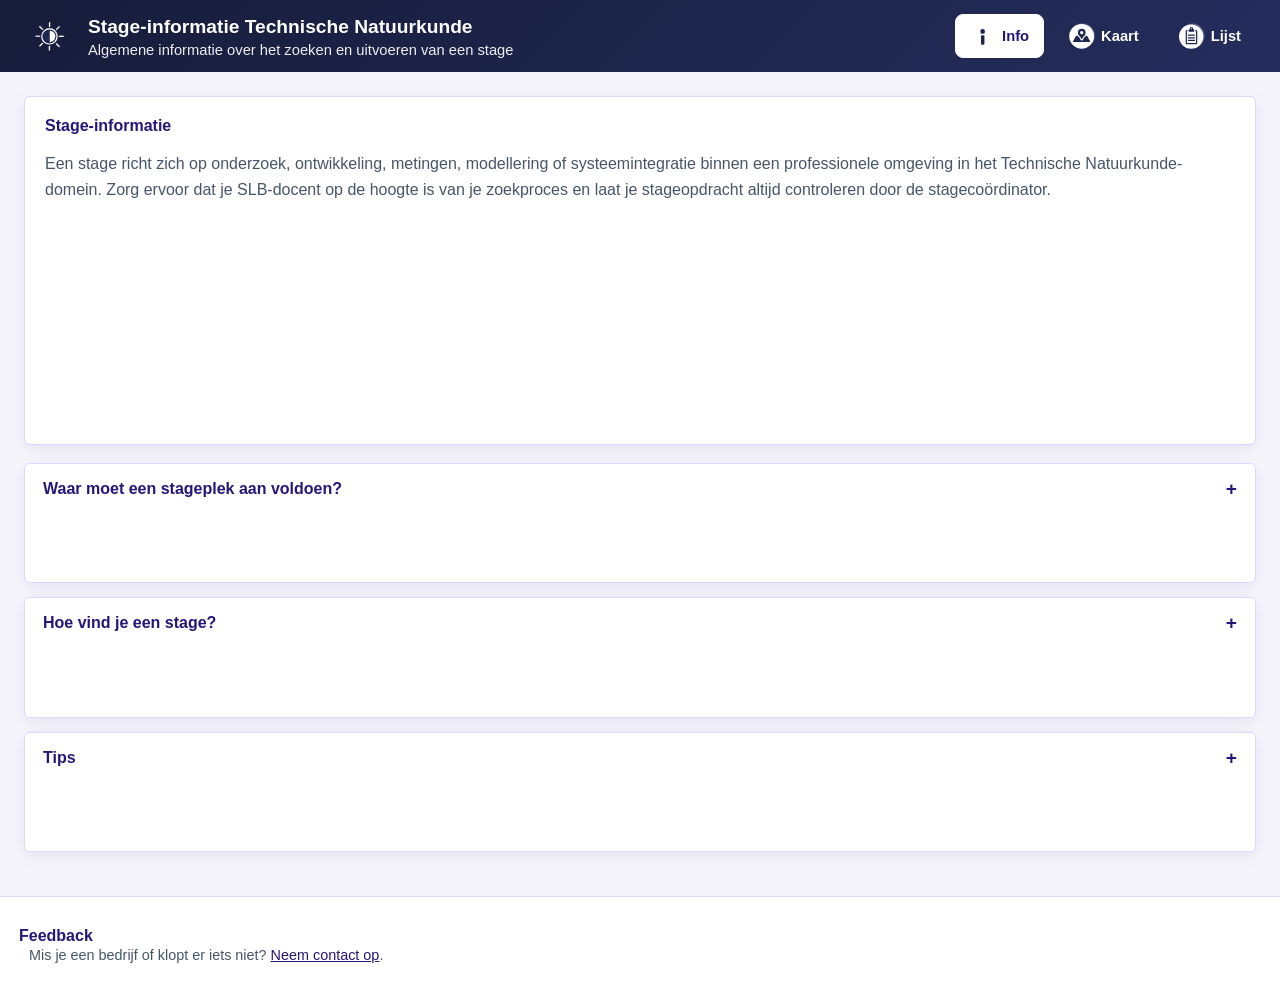
<file: index.html>
<!DOCTYPE html>
<html lang="nl">
<head>
  <meta charset="UTF-8">
  <meta name="viewport" content="width=device-width, initial-scale=1.0">
  <title>Stage-informatie Technische Natuurkunde</title>
  <link rel="stylesheet" href="css/style.css">
</head>

<body>

<header class="topbar">
  <div class="topbar-inner">

    <button id="darkToggle" class="dark-toggle" type="button" aria-label="Wissel thema">
      <img src="images/icons/darkmode.svg" alt="" width="30" height="30">
    </button>

    <div class="topbar-text">
      <h1>Stage-informatie Technische Natuurkunde</h1>
      <p>Algemene informatie over het zoeken en uitvoeren van een stage</p>
    </div>

    <nav class="page-tabs">
      <a href="index.html" class="tab-button active">
        <img src="images/icons/information.svg" class="tab-icon" alt="" width="24" height="24">
        <span>Info</span>
      </a>
      <a href="map.html" class="tab-button">
        <img src="images/icons/map.svg" class="tab-icon" alt="" width="24" height="24">
        <span>Kaart</span>
      </a>
      <a href="lijst.html" class="tab-button">
        <img src="images/icons/list.svg" class="tab-icon" alt="" width="24" height="24">
        <span>Lijst</span>
      </a>
    </nav>

  </div>
</header>

<main class="info-page">

  <section class="info-card">
    <h2>Stage-informatie</h2>
    <p>
      Een stage richt zich op onderzoek, ontwikkeling, metingen,
      modellering of systeemintegratie binnen een professionele omgeving in het Technische Natuurkunde-domein.
      Zorg ervoor dat je SLB-docent op de hoogte is van je zoekproces en laat je stageopdracht altijd controleren door de stagecoördinator.
    </p>
  </section>

  <section class="accordion">

    <details class="accordion-item">
      <summary>Waar moet een stageplek aan voldoen?</summary>
      <div class="accordion-content">
        <ul>
          <li>20 weken fulltime, start in september of februari</li>
          <li>Technische inhoud (R&amp;D, metingen, modellering)</li>
          <li>Begeleiding vanuit bedrijf of instituut</li>
          <li>Relevantie voor Technische Natuurkunde</li>
          <li>Ruimte voor inhoudelijke en professionele groei</li>
          <li>Afstemming met stagecoördinator</li>
        </ul>
      </div>
    </details>

    <details class="accordion-item">
      <summary>Hoe vind je een stage?</summary>
      <div class="accordion-content">
        <ul>
          <li>Gebruik de info-, kaart- en lijstpagina</li>
          <li>Bekijk bedrijven en onderzoeksinstituten</li>
          <li>Neem contact op via e-mail of website</li>
          <li>Bespreek ideeën met je SLB-docent</li>
        </ul>
      </div>
    </details>

    <details class="accordion-item">
      <summary>Tips</summary>
      <div class="accordion-content">
        <ul>
          <li>Begin 2–3 maanden vooraf</li>
          <li>Wees proactief in contact opnemen</li>
          <li>Denk na over je interesses</li>
          <li>Gebruik je netwerk</li>
          <li>Loop je vast? Neem contact op met je SLB-docent</li>
        </ul>
      </div>
    </details>

  </section>

</main>

<footer>
  <div class="footer-section">
    <h3>Feedback</h3>
    <p>
      Mis je een bedrijf of klopt er iets niet?
      <a href="mailto:j.busink@hva.nl">Neem contact op</a>.
    </p>
  </div>
</footer>

<script src="js/theme.js"></script>

</body>
</html>
</file>
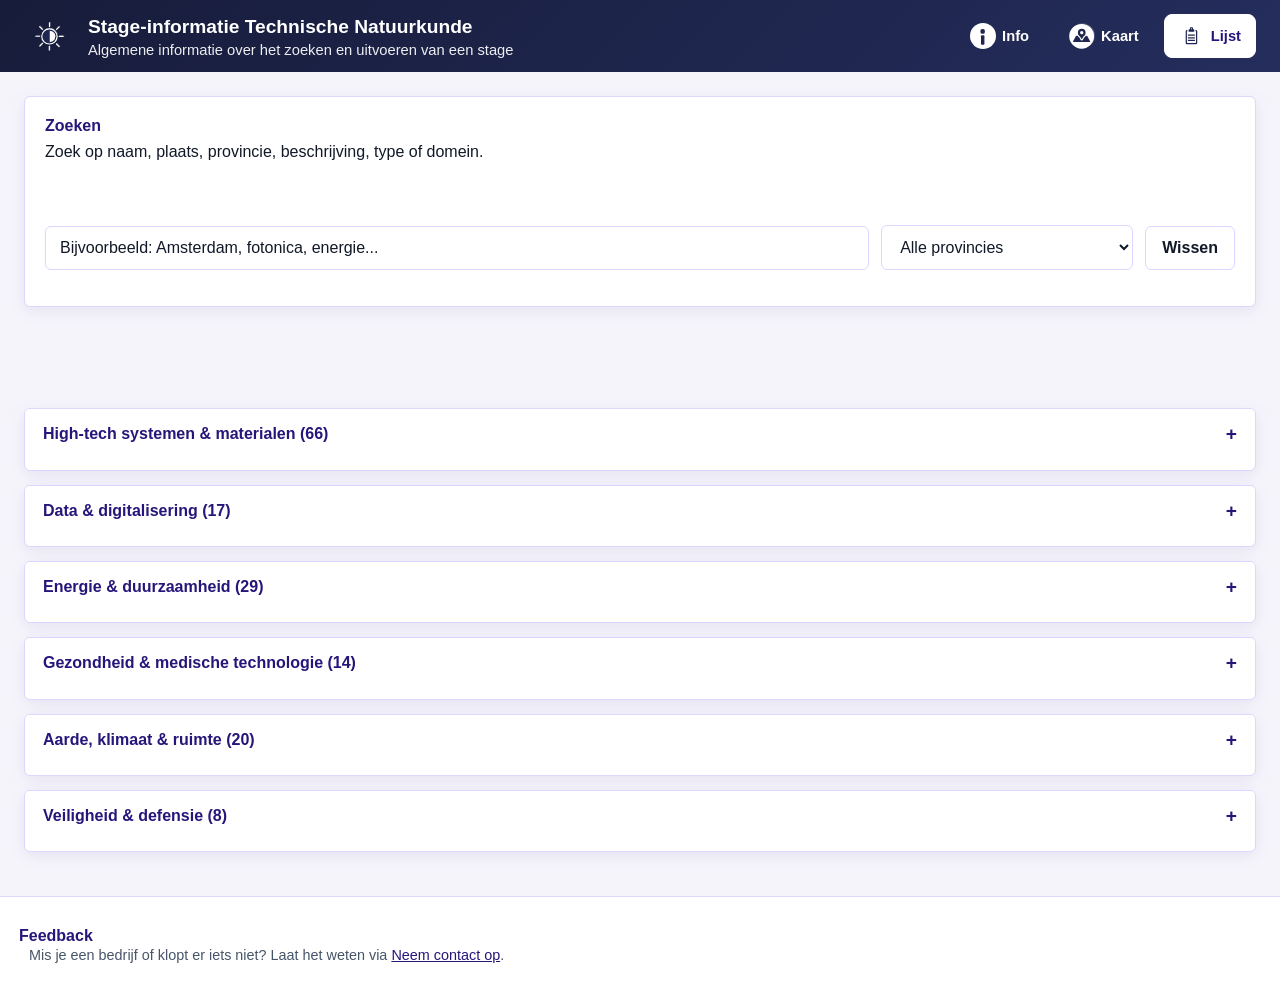
<file: lijst.html>
<!DOCTYPE html>
<html lang="nl">
<head>
  <meta charset="UTF-8">
  <meta name="viewport" content="width=device-width, initial-scale=1.0">
  <title>Stagebedrijven per domein - Technische Natuurkunde</title>
  <link rel="stylesheet" href="css/style.css">
</head>
<body>

  <header class="topbar">
    <div class="topbar-inner">

      <button id="darkToggle" class="dark-toggle" type="button" aria-label="Toggle dark mode">
        <img src="images/icons/darkmode.svg" alt="Toggle dark mode" width="30" height="30">
      </button>

      <div class="topbar-text">
        <h1>Stage-informatie Technische Natuurkunde</h1>
        <p>Algemene informatie over het zoeken en uitvoeren van een stage</p>
      </div>

      <nav class="page-tabs">
        <a href="index.html" class="tab-button">
          <img src="images/icons/information.svg" class="tab-icon" alt="" width="30" height="30">
          <span>Info</span>
        </a>
        <a href="map.html" class="tab-button">
          <img src="images/icons/map.svg" class="tab-icon" alt="" width="30" height="30">
          <span>Kaart</span>
        </a>
        <a href="lijst.html" class="tab-button active">
          <img src="images/icons/list.svg" class="tab-icon" alt="" width="30" height="30">
          <span>Lijst</span>
        </a>
      </nav>

    </div>
  </header>


  <main class="info-page">
    <section class="info-card search-card">
      <div class="search-header">
        <h2>Zoeken</h2>
        <p>Zoek op naam, plaats, provincie, beschrijving, type of domein.</p>
      </div>

      <div class="search-row">
        <input
          type="text"
          id="zoekInput"
          class="search-input"
          placeholder="Bijvoorbeeld: Amsterdam, fotonica, energie..."
          autocomplete="off"
        >

        <select id="provincieFilter" class="search-select">
          <option value="">Alle provincies</option>
        </select>

        <button id="resetZoekopdracht" class="search-reset-button" type="button">
          Wissen
        </button>
      </div>
    </section>

    <section id="zoekStatus" class="search-status" aria-live="polite"></section>
    <section id="domeinLijst" class="accordion"></section>
  </main>

<footer>
  <div class="footer-section">
    <h3>Feedback</h3>
    <p>
      Mis je een bedrijf of klopt er iets niet?
      Laat het weten via <a href="mailto:j.busink@hva.nl">Neem contact op</a>.
    </p>
  </div>
</footer>
<script src="js/lijst.js"></script>
<script src="js/theme.js"></script>

</body>
</html>
</file>
<file: css/style.css>
/* =========================
   1. RESET / BASIS
   ========================= */

*,
*::before,
*::after {
  box-sizing: border-box;
}

html,
body {
  margin: 0;
  padding: 0;
  width: 100%;
  overflow-x: hidden;
}

img,
iframe,
video {
  display: block;
  max-width: 100%;
  height: auto;
}


/* =========================
   2. DESIGN TOKENS
   ========================= */

:root {
  --bg-page: #f6f4fb;
  --bg-panel: #ffffff;
  --bg-soft: #f3f0ff;
  --bg-soft-2: #ece7ff;
  --bg-link: #ede9fe;
  --bg-link-hover: #ddd6fe;

  --text-main: #111827;
  --text-soft: #475569;
  --text-heading: #25167a;

  --border: #ddd6fe;
  --border-soft: #e9e5f7;

  --accent: #25167a;
  --accent-hover: #1e1649;

  --shadow-soft: 0 4px 16px rgba(37, 22, 122, 0.08);
  --radius: 12px;
  --radius-lg: 16px;
}

body.dark-mode {
  --bg-page: #0b0d1a;
  --bg-panel: #14182b;
  --bg-soft: #1c2240;
  --bg-soft-2: #252d59;
  --bg-link: #2a3270;
  --bg-link-hover: #37418d;

  --text-main: #f4f7ff;
  --text-soft: #bcc4dc;
  --text-heading: #ffffff;

  --border: rgba(140, 156, 220, 0.16);
  --border-soft: rgba(140, 156, 220, 0.08);

  --accent: #5163d8;
  --accent-hover: #6b7bf0;

  --shadow-soft: 0 10px 30px rgba(0, 0, 0, 0.36);
}

/* =========================
   3. PAGINA BASIS
   ========================= */

body {
  font-family: Arial, sans-serif;
  background: var(--bg-page);
  color: var(--text-main);
  transition: background 0.3s ease, color 0.3s ease;
}

a {
  color: inherit;
}

/* =========================
   4. HERBRUIKBARE BLOKKEN
   ========================= */

.panel-like {
  background: var(--bg-panel);
  border: 1px solid var(--border);
  box-shadow: var(--shadow-soft);
}

.info-card,
.sidepanel,
.accordion-item,
.hero-filters-inner,
.company-list-item {
  background: var(--bg-panel);
  border: 1px solid var(--border);
  box-shadow: var(--shadow-soft);
}

/* =========================
   5. HEADER / TOPBAR
   ========================= */

.topbar {
  padding: 12px 24px;
  background: linear-gradient(135deg, #171c3a, #242d5c);
  color: #ffffff;
}

.topbar-inner {
  display: flex;
  align-items: center;
  gap: 12px;
}

.topbar-text {
  min-width: 0;
}

.topbar-text h1 {
  margin: 0 0 4px;
  font-size: 1.2rem;
  font-weight: 700;
  line-height: 1.2;
}

.topbar-text p {
  margin: 0;
  font-size: 0.92rem;
  opacity: 0.92;
}

.dark-toggle {
  flex: 0 0 auto;
  margin: 0;
  padding: 8px 10px;
  border: 1px solid transparent;
  border-radius: 999px;
  background: transparent;
  /* color: #ffffff; */
  cursor: pointer;
  font-size: 1rem;
  transition: background 0.2s ease, transform 0.1s ease;
}

.dark-toggle:hover {
  background: rgba(255, 255, 255, 0.18);
  transform: scale(1.05);
}

.page-tabs {
  margin-left: auto;
  display: flex;
  flex-wrap: wrap;
  gap: 10px;
}

.tab-button {
  display: inline-block;
  padding: 8px 14px;
  border: 1px solid transparent;
  border-radius: 8px;
  background: transparent;
  color: #ffffff;
  text-decoration: none;
  font-size: 0.92rem;
  font-weight: 600;
  transition: background 0.15s ease, border-color 0.15s ease, color 0.15s ease;
}

.tab-button:hover {
  background: rgba(255, 255, 255, 0.16);
}

.tab-button.active {
  background: #ffffff;
  color: #25167a;
  border-color: #ffffff;
}

/* =========================
   6. FILTERS
   ========================= */

.hero-filters-inner {
  display: grid;
  grid-template-columns: minmax(220px, 360px) minmax(220px, 280px);
  gap: 18px 24px;
  padding: 10px;
  align-items: start;
}

.filter-group {
  min-width: 0;
}

.filter-group-type {
  grid-column: 1;
  grid-row: 1;
}

.filter-group-provincie {
  grid-column: 2;
  grid-row: 1;
  justify-self: end;
  width: 100%;
  max-width: 280px;
  min-width: 0;
}

.filter-group-tags {
  grid-column: 1 / -1;
  grid-row: 2;
  padding-bottom: 10px;
  min-width: 0;
}

.filter-group select {
  width: 100%;
  max-width: 100%;
  padding: 10px 12px;
  border-radius: 6px;
  border: 1px solid var(--border);
  background: var(--bg-panel);
  color: var(--text-main);
  font: inherit;
  box-sizing: border-box;
}

.filter-group select:focus {
  outline: none;
  border-color: var(--accent);
  box-shadow: 0 0 0 3px rgba(81, 99, 216, 0.18);
}

.tag-filter-row {
  display: flex;
  align-items: flex-start;
  gap: 16px;
  min-width: 0;
}

.filter-actions-column {
  display: flex;
  flex-direction: column;
  gap: 8px;
  flex: 0 0 auto;
}

.tag-filter-list {
  display: flex;
  flex: 1 1 auto;
  flex-wrap: wrap;
  gap: 10px 12px;
  min-width: 0;
}

.tag-filter-option {
  display: inline-flex;
  align-items: center;
  gap: 6px;
  padding: 4px 10px;
  border: 1px solid var(--border);
  border-radius: 6px;
  background: var(--bg-soft);
  color: var(--text-main);
  cursor: pointer;
  font-size: 0.8rem;
  line-height: 1.2;
  max-width: 100%;
  box-sizing: border-box;
}

.tag-filter-option:hover {
  background: var(--bg-link);
}

.tag-filter-option input {
  margin: 0;
  flex: 0 0 auto;
}

button.tag-filter-option {
  appearance: none;
  -webkit-appearance: none;
  font: inherit;
}

#favorietenFilter.active {
  background: var(--accent);
  color: #ffffff;
  border-color: var(--accent);
}

.favoriet-knop {
  background: var(--bg-link);
  color: var(--text-main);
  border: 1px solid var(--border);
  border-radius: 6px;
  padding: 10px 12px;
  cursor: pointer;
  font-weight: 600;
  transition: background 0.15s ease;
}

.favoriet-knop:hover {
  background: var(--bg-link-hover);
}

.favorieten-lijst {
  padding: 20px;
  border-top: 1px solid var(--border);
  background: var(--bg-panel);
}

.favorieten-lijst h2 {
  margin-bottom: 12px;
  color: var(--text-heading);
}

/* =========================
   MOBIEL / TABLET
   ========================= */

@media (max-width: 900px) {
  .hero-filters-inner {
    grid-template-columns: 1fr;
    gap: 16px;
  }

  .filter-group-type,
  .filter-group-provincie,
  .filter-group-tags {
    grid-column: 1;
    width: 100%;
    max-width: 100%;
    justify-self: stretch;
  }

  .filter-group-type {
    grid-row: 1;
  }

  .filter-group-provincie {
    grid-row: 2;
  }

  .filter-group-tags {
    grid-row: 3;
  }

  .tag-filter-row {
    flex-direction: column;
    align-items: stretch;
    gap: 12px;
  }

  .filter-actions-column {
    flex-direction: row;
    flex-wrap: wrap;
    width: 100%;
  }

  .filter-actions-column .tag-filter-option {
    flex: 1 1 160px;
    justify-content: center;
  }

  .tag-filter-list {
    width: 100%;
  }
}

@media (max-width: 600px) {
  .hero-filters-inner {
    padding: 8px;
    gap: 14px;
  }

  .filter-actions-column {
    flex-direction: column;
  }

  .filter-actions-column .tag-filter-option {
    width: 100%;
    flex: 1 1 auto;
    justify-content: center;
  }

  .tag-filter-option {
    white-space: normal;
    word-break: break-word;
  }
}
/* =========================
   7. HOOFDLAYOUT
   ========================= */

.content-layout {
  display: grid;
  grid-template-columns: 2fr 1fr;
  height: calc(100vh - 136px);
}

.map-wrapper {
  min-width: 0;
}

#map {
  width: 100%;
  height: 100%;
}

/* =========================
   8. SIDEPANEL / BEDRIJFSINFO
   ========================= */

.sidepanel {
  padding: 22px;
  border-left: 1px solid var(--border);
  overflow-y: auto;
}

.sidepanel-placeholder h2,
.company-header h2 {
  margin: 0 0 8px;
  font-size: 1.2rem;
  color: var(--text-heading);
}

.sidepanel-placeholder p,
.company-section-inner p,
.info-card p,
.info-card li {
  line-height: 1.6;
  color: var(--text-soft);
}

.company-header {
  margin-bottom: 18px;
}

.company-subtitle {
  color: var(--text-soft);
  font-size: 0.95rem;
}

.company-meta {
  display: grid;
  gap: 8px;
  margin-bottom: 18px;
}

.company-meta-item {
  padding: 10px 12px;
  border: 1px solid var(--border-soft);
  border-radius: 6px;
  background: var(--bg-soft);
  font-size: 0.95rem;
}

.company-section {
  margin-bottom: 16px;
  padding: 1px;
  border-radius: 6px;
  background: var(--bg-soft-2);
}

.company-section-inner {
  padding: 14px 16px;
  border-radius: 6px;
  background: var(--bg-panel);
}

.company-section-inner h3,
.info-card h2,
.info-card h3 {
  margin: 0 0 8px;
  font-size: 1rem;
  color: var(--text-heading);
}

.company-section-inner p {
  margin: 0;
}

.company-links {
  display: flex;
  flex-direction: column;
  gap: 10px;
}

.company-links a,
.company-list-links a {
  display: inline-block;
  padding: 10px 12px;
  border-radius: 6px;
  background: var(--bg-link);
  color: var(--text-main);
  text-decoration: none;
  font-size: 0.95rem;
  font-weight: 600;
  transition: background 0.15s ease;
}

.company-links a:hover,
.company-list-links a:hover {
  background: var(--bg-link-hover);
}
.company-list-item-header {
  display: flex;
  align-items: center;
  gap: 10px;
}

.favoriet-icoon {
  background: transparent !important;
  border: transparent !important;
  box-shadow: transparent !important;

  font-size: 1.6rem;   /* groter */
  width: 12px !important;
  height: 12px !important;

  display: flex;
  align-items: center;
  justify-content: center;

  cursor: pointer;
  padding: 0;
}

.company-list-item-header > div {
  flex: 1;
}

.marker-tooltip {
  font-size: 0.85rem;
  line-height: 1.35;
}

.leaflet-tooltip {
  border: 1px solid var(--border);
  border-radius: 10px;
  background: var(--bg-panel);
  color: var(--text-main);
  box-shadow: var(--shadow-soft);
  padding: 8px 10px;
}
/* =========================
   9. INFO PAGINA
   ========================= */

.hidden-view {
  display: none;
}

.info-page {
  display: grid;
  gap: 18px;
  min-height: calc(100vh - 96px);
  padding: 24px;
  background: var(--bg-page);
}

.info-card {
  padding: 20px;
  border-radius: 6px;
}

/* =========================
   10. ACCORDION
   ========================= */

.accordion {
  display: grid;
  gap: 14px;
}

.accordion-item {
  border-radius: 6px;
  overflow: hidden;
}

.accordion-item summary {
  position: relative;
  padding: 16px 18px;
  list-style: none;
  cursor: pointer;
  background: var(--bg-panel);
  color: var(--text-heading);
  font-size: 1rem;
  font-weight: 700;
}

.accordion-item summary::-webkit-details-marker {
  display: none;
}

.accordion-item summary::after {
  content: "+";
  position: absolute;
  top: 50%;
  right: 18px;
  transform: translateY(-50%);
  color: var(--accent);
  font-size: 1.2rem;
  font-weight: 700;
}

.accordion-item[open] summary::after {
  content: "−";
}

.accordion-content {
  padding: 14px 18px 18px;
  background: var(--bg-soft);
}

.accordion-content p,
.accordion-content li {
  color: var(--text-soft);
  line-height: 1.6;
}

.accordion-content ul {
  margin: 0;
  padding-left: 20px;
}

/* =========================
   11. LIJSTWEERGAVE
   ========================= */
.search-card {
  display: grid;
  gap: 14px;
}

.search-header h2 {
  margin-bottom: 4px;
}

.search-header p {
  margin: 0;
  color: var(--text-muted);
}

.search-row {
  display: flex;
  gap: 12px;
  align-items: center;
  flex-wrap: wrap;
}

.search-input {
  flex: 1 1 320px;
  min-width: 220px;
  padding: 12px 14px;
  border: 1px solid var(--border);
  border-radius: 6px;
  background: var(--bg-panel);
  color: var(--text-main);
  font: inherit;
  box-sizing: border-box;
}

.search-input::placeholder {
  color: var(--text-muted);
}

.search-input:focus {
  outline: none;
  border-color: var(--accent);
  box-shadow: 0 0 0 3px rgba(80, 110, 255, 0.12);
}

.search-reset-button {
  padding: 12px 16px;
  border: 1px solid var(--border);
  border-radius: 6px;
  background: var(--bg-panel);
  color: var(--text-main);
  font: inherit;
  font-weight: 600;
  cursor: pointer;
  transition: background 0.2s ease, border-color 0.2s ease, transform 0.2s ease;
}

.search-reset-button:hover {
  background: var(--bg-soft);
  border-color: var(--accent);
}

.search-reset-button:active {
  transform: translateY(1px);
}

.search-status {
  margin-bottom: 4px;
}

.company-list-empty {
  color: var(--text-muted);
}

.site-footer {
  margin-top: 40px;
  border-top: 1px solid var(--border);
  background: var(--bg-panel);
}

.footer-content {
  max-width: 1100px;
  margin: 0 auto;
  padding: 24px 20px 36px;
}

.footer-section h3 {
  margin-top: 0;
  margin-bottom: 8px;
  color: var(--text-heading);
}

.footer-section p {
  margin: 0;
  color: var(--text-main);
}

.footer-section a {
  color: var(--accent);
}


@media (max-width: 700px) {
  .search-input,
  .search-select,
  .search-reset-button {
    width: 100%;
  }
}

.search-select {
  padding: 12px 14px;
  border: 1px solid var(--border);
  border-radius: 6px;
  background: var(--bg-panel);
  color: var(--text-main);
  font: inherit;
  min-width: 180px;
  box-sizing: border-box;
}

.search-select:focus {
  outline: none;
  border-color: var(--accent);
  box-shadow: 0 0 0 3px rgba(80, 110, 255, 0.12);
}

.company-list {
  display: grid;
  gap: 14px;
}

.company-list-item {
  padding: 14px 16px;
  border-radius: 6px;
}

.company-list-item-header {
  margin-bottom: 8px;
}

.company-list-item h3 {
  margin: 0 0 4px;
  font-size: 1rem;
  color: var(--text-heading);
}

.company-list-place {
  font-size: 0.92rem;
  color: var(--text-soft);
}

.company-list-item p {
  margin: 0 0 10px;
  color: var(--text-soft);
  line-height: 1.6;
}

.company-list-links a {
  font-size: 0.9rem;
  padding: 8px 10px;
}

/* =========================
   12. FOOTER
   ========================= */

footer,
.footer {
  margin-top: 20px;
  padding: 30px 14px;
  background: var(--bg-panel);
  border-top: 1px solid var(--border);
}

.footer-inner {
  display: grid;
  gap: 4px;
}

.footer-section h3 {
  margin: 0 0 2px;
  padding: 0 5px;
  font-size: 1rem;
}

.footer-section p,
.footer-section li {
  padding: 0 15px;
  font-size: 0.9rem;
  color: var(--text-soft);
}

/* =========================
   13. MARKER CLUSTERS
   ========================= */
/* =========================
   13. MARKER CLUSTERS
   ========================= */

.marker-cluster-small {
  background-color: rgba(81, 99, 216, 0.20);
}

.marker-cluster-small div {
  background-color: #5163d8;
  color: #ffffff;
}

.marker-cluster-medium {
  background-color: rgba(81, 99, 216, 0.28);
}

.marker-cluster-medium div {
  background-color: #6b7bf0;
  color: #ffffff;
}

.marker-cluster-large {
  background-color: rgba(60, 70, 140, 0.35);
}

.marker-cluster-large div {
  background-color: #37418d;
  color: #ffffff;
}

.marker-cluster div {
  border-radius: 6px;
  font-weight: 600;
}

/* =========================
   14. DARK MODE - COMPONENTEN
   ========================= */

body.dark-mode .topbar {
  background: linear-gradient(135deg, #171c3a, #242d5c);
}

body.dark-mode .tab-button {
  background: rgba(255, 255, 255, 0.04);
  border-color: rgba(140, 156, 220, 0.20);
  color: var(--text-main);
}

body.dark-mode .tab-button.active {
  background: var(--accent);
  border-color: var(--accent);
  color: #ffffff;
}

body.dark-mode .filter-group label {
  color: var(--text-main);
}

body.dark-mode .filter-group select {
  background: #1a1f2d;
  color: #ffffff;
  border-color: rgba(255, 255, 255, 0.18);
}

body.dark-mode .tag-filter-option {
  background: #1a1f2d;
  border-color: rgba(140, 156, 220, 0.14);
  color: #ffffff;
}

body.dark-mode .hero-filters-inner {
  background: #141822;
}

body.dark-mode .tag-filter-option:hover {
  background: #20283a;
}

body.dark-mode .tag-filter-option input {
  accent-color: #8f8c94;
}

body.dark-mode .accordion-item summary {
  background: var(--bg-soft-2);
  color: var(--text-heading);
}

body.dark-mode .accordion-content {
  background: var(--bg-panel);
}

body.dark-mode .company-links a,
body.dark-mode .company-list-links a,
body.dark-mode a {
  color: #ffffff;
}

body.dark-mode .company-links a:hover,
body.dark-mode .company-list-links a:hover,
body.dark-mode a:hover {
  color: rgba(255, 255, 255, 0.82);
}

body.dark-mode .dark-toggle {
  background: transparent;
  border-color:transparent;
}

body.dark-mode .dark-toggle:hover {
  background: rgba(255, 255, 255, 0.16);
}

body.dark-mode button,
body.dark-mode .button,
body.dark-mode #resetFilters {
  background: var(--accent);
  color: #ffffff;
  border: 1px solid rgba(255, 255, 255, 0.14);
}

body.dark-mode button:hover,
body.dark-mode .button:hover,
body.dark-mode #resetFilters:hover {
  background: var(--accent-hover);
}

body.dark-mode .marker-cluster-small {
  background-color: rgba(81, 99, 216, 0.20);
}

body.dark-mode .marker-cluster-small div {
  background-color: #5163d8;
  color: #ffffff;
}

body.dark-mode .marker-cluster-medium {
  background-color: rgba(81, 99, 216, 0.28);
}

body.dark-mode .marker-cluster-medium div {
  background-color: #6073e7;
  color: #ffffff;
}

body.dark-mode .marker-cluster-large {
  background-color: rgba(43, 55, 120, 0.34);
}

body.dark-mode .marker-cluster-large div {
  background-color: #37418d;
  color: #ffffff;
}

body.dark-mode #map {
  filter: brightness(1.08);
}

/* =========================
   15. DARK MODE - LEAFLET
   ========================= */

body.dark-mode #map {
  filter: brightness(1.05) contrast(1.02);
}

body.dark-mode .leaflet-bar {
  border: 1px solid var(--border);
  box-shadow: 0 4px 14px rgba(0, 0, 0, 0.35);
}

body.dark-mode .leaflet-bar a:first-child {
  border-bottom: 1px solid var(--border);
}

body.dark-mode .leaflet-bar a:last-child {
  border-top: none;
}

body.dark-mode .leaflet-control-zoom a,
body.dark-mode .leaflet-bar a {
  background-color: var(--bg-panel);
  color: var(--text-main);
  border-color: var(--border);
}

body.dark-mode .leaflet-control-zoom a:hover,
body.dark-mode .leaflet-bar a:hover {
  background-color: var(--bg-soft);
  color: var(--text-main);
}

body.dark-mode .leaflet-control-zoom-in,
body.dark-mode .leaflet-control-zoom-out {
  font-weight: 700;
}

.tab-button {
  display: inline-flex;
  align-items: center;
  gap: 6px;
  transition: background 0.15s ease, color 0.15s ease;
}

.tab-button.active {
  background: #ffffff;
  color: #25167a;
  border-color: #ffffff;
}

/* belangrijk voor SVG */
.tab-button .tab-icon {
  fill: currentColor;
}

.tab-icon {
  width: 26px;
  height: 26px;
  fill: currentColor;
  flex-shrink: 0;
}

.tab-button:hover .tab-icon {
  transform: translateY(-2px);
}

.tab-icon {
  transition: transform 0.15s ease;
}
/* =========================
   16. RESPONSIVE
   ========================= */

@media (max-width: 720px) {
  .topbar {
    padding: 12px 16px;
  }

  .topbar-inner {
    flex-direction: column;
    align-items: stretch;
    gap: 14px;
  }

  .dark-toggle {
    align-self: flex-start;
  }

  .page-tabs {
    margin-left: 0;
    gap: 8px;
  }

  .tab-button {
    flex: 1 1 calc(50% - 8px);
    text-align: center;
  }

  .hero-filters {
    padding: 16px;
  }

  .hero-filters-inner {
    padding: 16px;
  }

  .filter-group {
    min-width: 0;
  }

  .tag-filter-row {
    flex-direction: column;
    align-items: stretch;
    gap: 12px;
  }

  .filter-actions,
  #resetFilters {
    width: 100%;
  }

  .content-layout {
    grid-template-columns: 1fr;
    grid-template-rows: 52vh auto;
    height: auto;
  }

  #map {
    height: 52vh;
  }

  .sidepanel {
    border-left: none;
    border-top: 1px solid var(--border);
  }

  .info-page {
    padding: 16px;
  }
}
</file>
